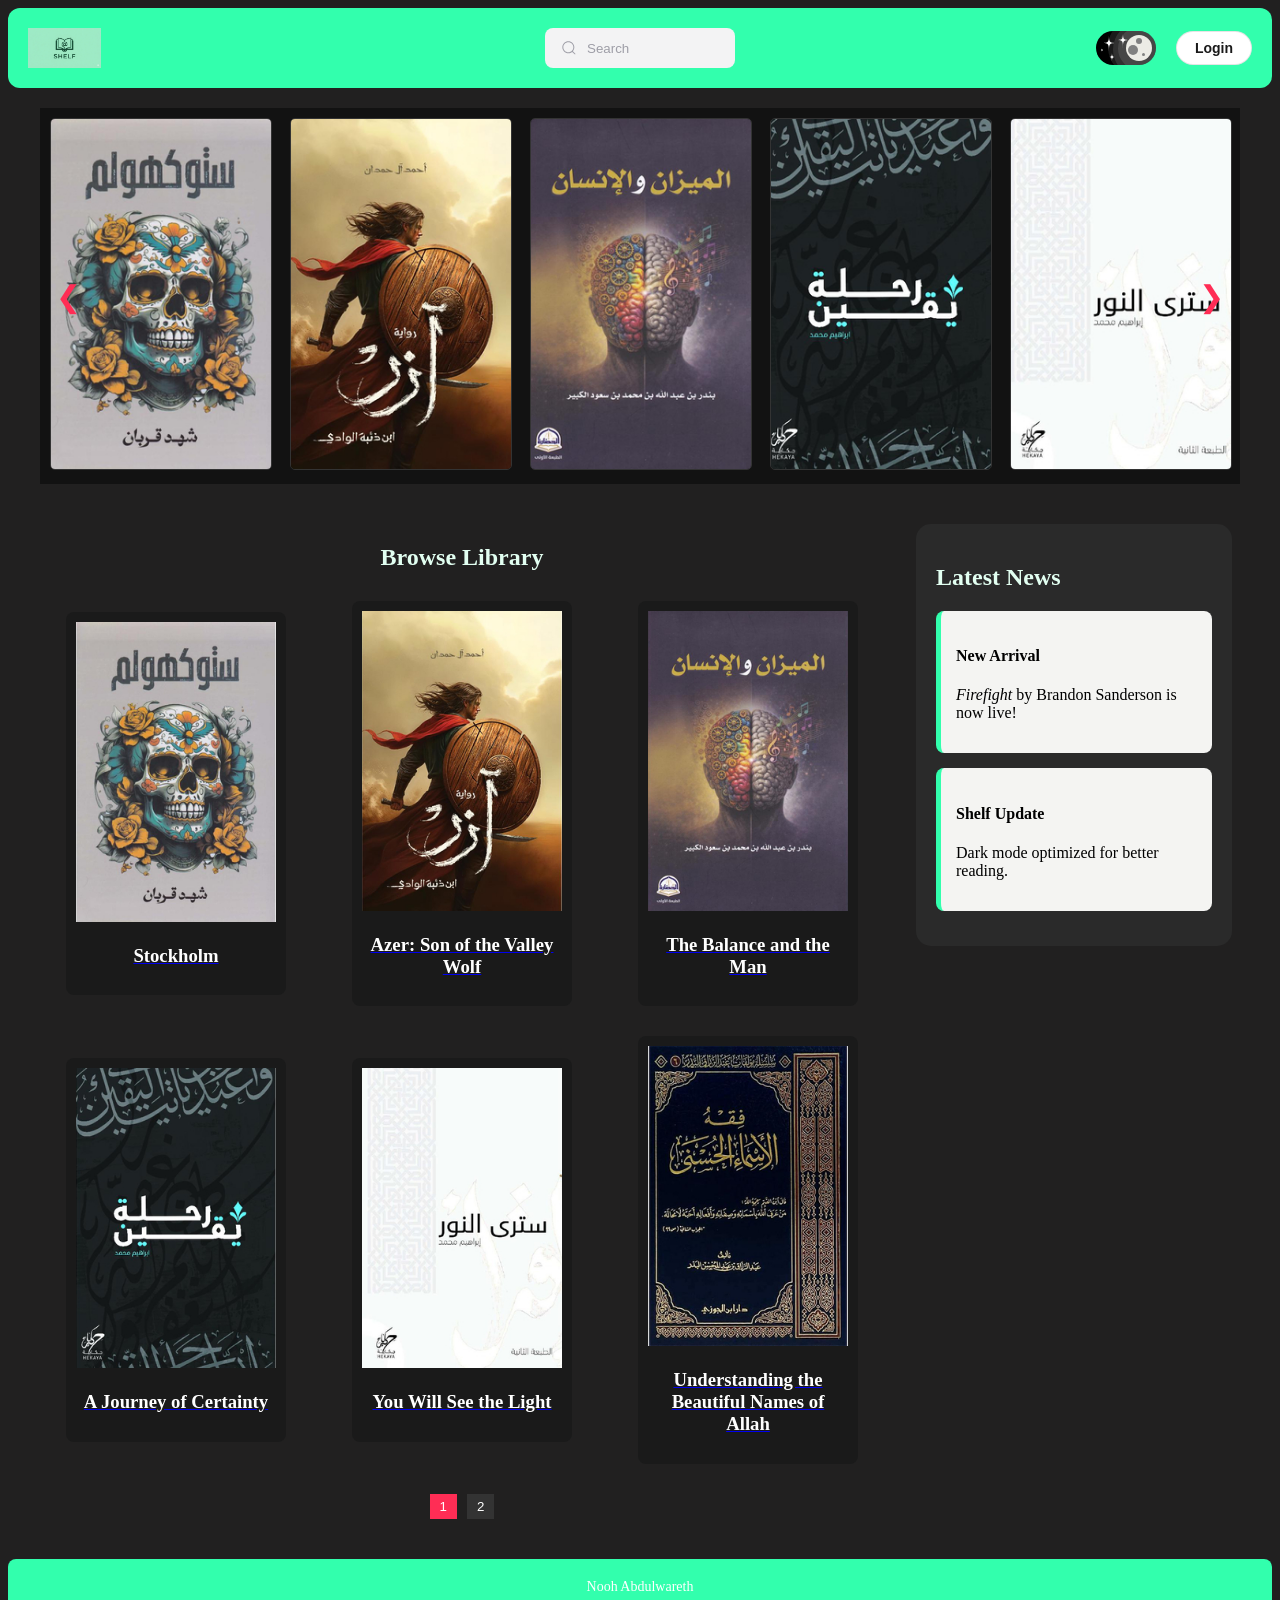
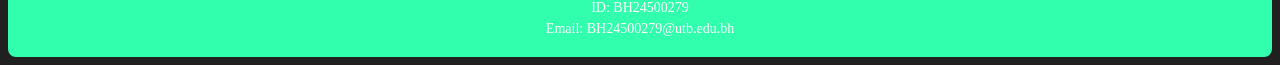
<file: index.html>
<!DOCTYPE html>
<html lang="en">
<head>
    <meta charset="UTF-8">
    <link rel="stylesheet" href="Style.css">
    <meta name="viewport" content="width=device-width, initial-scale=1.0">
    <title>Shelf</title>
</head>
<body>
    <header class="header">
  <div class="logo">
    <a href="index.html">
      <img src="images/logo.jpg" alt="Shelf Logo">
    </a>
  </div>

 <div class="group">
  <svg viewBox="0 0 24 24" aria-hidden="true" class="icon">
    <g>
      <path
        d="M21.53 20.47l-3.66-3.66C19.195 15.24 20 13.214 20 11c0-4.97-4.03-9-9-9s-9 4.03-9 9 4.03 9 9 9c2.215 0 4.24-.804 5.808-2.13l3.66 3.66c.147.146.34.22.53.22s.385-.073.53-.22c.295-.293.295-.767.002-1.06zM3.5 11c0-4.135 3.365-7.5 7.5-7.5s7.5 3.365 7.5 7.5-3.365 7.5-7.5 7.5-7.5-3.365-7.5-7.5z"
      ></path>
    </g>
  </svg>
  <input class="input" type="search" placeholder="Search" />
</div>


  <div class="header-right">
  <label class="switch">
  <input id="input" type="checkbox" checked="darkTheme" />
  <div class="slider round">
    <div class="sun-moon">
      <svg id="moon-dot-1" class="moon-dot" viewBox="0 0 100 100">
        <circle cx="50" cy="50" r="50"></circle>
      </svg>
      <svg id="moon-dot-2" class="moon-dot" viewBox="0 0 100 100">
        <circle cx="50" cy="50" r="50"></circle>
      </svg>
      <svg id="moon-dot-3" class="moon-dot" viewBox="0 0 100 100">
        <circle cx="50" cy="50" r="50"></circle>
      </svg>
      <svg id="light-ray-1" class="light-ray" viewBox="0 0 100 100">
        <circle cx="50" cy="50" r="50"></circle>
      </svg>
      <svg id="light-ray-2" class="light-ray" viewBox="0 0 100 100">
        <circle cx="50" cy="50" r="50"></circle>
      </svg>
      <svg id="light-ray-3" class="light-ray" viewBox="0 0 100 100">
        <circle cx="50" cy="50" r="50"></circle>
      </svg>

      <svg id="cloud-1" class="cloud-dark" viewBox="0 0 100 100">
        <circle cx="50" cy="50" r="50"></circle>
      </svg>
      <svg id="cloud-2" class="cloud-dark" viewBox="0 0 100 100">
        <circle cx="50" cy="50" r="50"></circle>
      </svg>
      <svg id="cloud-3" class="cloud-dark" viewBox="0 0 100 100">
        <circle cx="50" cy="50" r="50"></circle>
      </svg>
      <svg id="cloud-4" class="cloud-light" viewBox="0 0 100 100">
        <circle cx="50" cy="50" r="50"></circle>
      </svg>
      <svg id="cloud-5" class="cloud-light" viewBox="0 0 100 100">
        <circle cx="50" cy="50" r="50"></circle>
      </svg>
      <svg id="cloud-6" class="cloud-light" viewBox="0 0 100 100">
        <circle cx="50" cy="50" r="50"></circle>
      </svg>
    </div>
    <div class="stars">
      <svg id="star-1" class="star" viewBox="0 0 20 20">
        <path
          d="M 0 10 C 10 10,10 10 ,0 10 C 10 10 , 10 10 , 10 20 C 10 10 , 10 10 , 20 10 C 10 10 , 10 10 , 10 0 C 10 10,10 10 ,0 10 Z"
        ></path>
      </svg>
      <svg id="star-2" class="star" viewBox="0 0 20 20">
        <path
          d="M 0 10 C 10 10,10 10 ,0 10 C 10 10 , 10 10 , 10 20 C 10 10 , 10 10 , 20 10 C 10 10 , 10 10 , 10 0 C 10 10,10 10 ,0 10 Z"
        ></path>
      </svg>
      <svg id="star-3" class="star" viewBox="0 0 20 20">
        <path
          d="M 0 10 C 10 10,10 10 ,0 10 C 10 10 , 10 10 , 10 20 C 10 10 , 10 10 , 20 10 C 10 10 , 10 10 , 10 0 C 10 10,10 10 ,0 10 Z"
        ></path>
      </svg>
      <svg id="star-4" class="star" viewBox="0 0 20 20">
        <path
          d="M 0 10 C 10 10,10 10 ,0 10 C 10 10 , 10 10 , 10 20 C 10 10 , 10 10 , 20 10 C 10 10 , 10 10 , 10 0 C 10 10,10 10 ,0 10 Z"
        ></path>
      </svg>
    </div>
  </div>
</label>
   <div id="user-area">
  <button type="button" id="loginBtn" class="auth-link">Login</button>
</div>
  </div>
</header>

<div class="modal-overlay" id="loginModal">
<div class="form-container">
  <input checked="" type="checkbox" id="switch" />
  <div class="sign-up-container">
    <span class="form-title">Sign Up</span>
    <label for="switch" class="switch-label">Already have an account?</label>
    <form class="sign-up-form">
      <label for="username-sign-up">Username</label>
      <input
        class="input"
        placeholder="Name"
        id="username-sign-up"
        name="Username"
        type="text"
      />
      <label for="email-sign-up">Email</label>
      <input
        class="input"
        placeholder="email@example.com"
        id="email-sign-up"
        name="Email"
        type="email"
      />
      <label for="pwd-sign-up">Password</label>
      <input
        class="input"
        placeholder="••••••••"
        id="pwd-sign-up"
        name="Password"
        type="password"
      />
      <label for="confirm-pwd-sign-up">Confirm Password</label>
      <input
        class="input"
        placeholder="••••••••"
        id="confirm-pwd-sign-up"
        name="Password"
        type="password"
      />
      <button>Sign Up</button>
    </form>
  </div>
  <div class="log-in-container">
    <span class="form-title">Login</span>
    <label for="switch" class="switch-label">Don't have an account?</label>
    <form class="log-in-form" onsubmit="loginUser(); return false;">
      <label for="email-log-in">Email</label>
      <input
        class="input"
        placeholder="email@example.com"
        id="email-log-in"
        name="Email"
        type="email"
      />
      <label for="pwd-log-in">Password</label>
      <input
        class="input"
        placeholder="••••••••"
        id="pwd-log-in"
        name="Password"
        type="password"
      />
      <a class="forgot-pwd">Forgot password?</a>
      <button onclick="loginUser()">Login</button>
      <div class="social-message">
        <div class="line"></div>
        <p class="message">Login with social accounts</p>
        <div class="line"></div>
      </div>
      <div class="social-icons">
        <button aria-label="Log in with Google" class="icon">
          <svg
            xmlns="http://www.w3.org/2000/svg"
            viewBox="0 0 32 32"
            class="w-5 h-5 fill-current"
          >
            <path
              d="M16.318 13.714v5.484h9.078c-0.37 2.354-2.745 6.901-9.078 6.901-5.458 0-9.917-4.521-9.917-10.099s4.458-10.099 9.917-10.099c3.109 0 5.193 1.318 6.38 2.464l4.339-4.182c-2.786-2.599-6.396-4.182-10.719-4.182-8.844 0-16 7.151-16 16s7.156 16 16 16c9.234 0 15.365-6.49 15.365-15.635 0-1.052-0.115-1.854-0.255-2.651z"
            ></path>
          </svg>
        </button>
        <button aria-label="Log in with Twitter" class="icon">
          <svg
            xmlns="http://www.w3.org/2000/svg"
            viewBox="0 0 32 32"
            class="w-5 h-5 fill-current"
          >
            <path
              d="M31.937 6.093c-1.177 0.516-2.437 0.871-3.765 1.032 1.355-0.813 2.391-2.099 2.885-3.631-1.271 0.74-2.677 1.276-4.172 1.579-1.192-1.276-2.896-2.079-4.787-2.079-3.625 0-6.563 2.937-6.563 6.557 0 0.521 0.063 1.021 0.172 1.495-5.453-0.255-10.287-2.875-13.52-6.833-0.568 0.964-0.891 2.084-0.891 3.303 0 2.281 1.161 4.281 2.916 5.457-1.073-0.031-2.083-0.328-2.968-0.817v0.079c0 3.181 2.26 5.833 5.26 6.437-0.547 0.145-1.131 0.229-1.724 0.229-0.421 0-0.823-0.041-1.224-0.115 0.844 2.604 3.26 4.5 6.14 4.557-2.239 1.755-5.077 2.801-8.135 2.801-0.521 0-1.041-0.025-1.563-0.088 2.917 1.86 6.36 2.948 10.079 2.948 12.067 0 18.661-9.995 18.661-18.651 0-0.276 0-0.557-0.021-0.839 1.287-0.917 2.401-2.079 3.281-3.396z"
            ></path>
          </svg>
        </button>
        <button aria-label="Log in with GitHub" class="icon">
          <svg
            xmlns="http://www.w3.org/2000/svg"
            viewBox="0 0 32 32"
            class="w-5 h-5 fill-current"
          >
            <path
              d="M16 0.396c-8.839 0-16 7.167-16 16 0 7.073 4.584 13.068 10.937 15.183 0.803 0.151 1.093-0.344 1.093-0.772 0-0.38-0.009-1.385-0.015-2.719-4.453 0.964-5.391-2.151-5.391-2.151-0.729-1.844-1.781-2.339-1.781-2.339-1.448-0.989 0.115-0.968 0.115-0.968 1.604 0.109 2.448 1.645 2.448 1.645 1.427 2.448 3.744 1.74 4.661 1.328 0.14-1.031 0.557-1.74 1.011-2.135-3.552-0.401-7.287-1.776-7.287-7.907 0-1.751 0.62-3.177 1.645-4.297-0.177-0.401-0.719-2.031 0.141-4.235 0 0 1.339-0.427 4.4 1.641 1.281-0.355 2.641-0.532 4-0.541 1.36 0.009 2.719 0.187 4 0.541 3.043-2.068 4.381-1.641 4.381-1.641 0.859 2.204 0.317 3.833 0.161 4.235 1.015 1.12 1.635 2.547 1.635 4.297 0 6.145-3.74 7.5-7.296 7.891 0.556 0.479 1.077 1.464 1.077 2.959 0 2.14-0.020 3.864-0.020 4.385 0 0.416 0.28 0.916 1.104 0.755 6.4-2.093 10.979-8.093 10.979-15.156 0-8.833-7.161-16-16-16z"
            ></path>
          </svg>
        </button>
      </div>
    </form>
  </div>
</div>
  </div>

</div>

</header>

<link rel="stylesheet" href="https://cdn.jsdelivr.net/npm/swiper@11/swiper-bundle.min.css" />

<div class="slider-container">
  <div class="slider-track" id="sliderTrack">
    <div class="slide">
        <a href="book.html?id=1"><img src="images/book1.jpg"></a>
    </div>
    <div class="slide">
        <a href="book.html?id=2"><img src="images/book2.jpg"></a>
    </div>
    <div class="slide">
        <a href="book.html?id=3"><img src="images/book3.jpg"></a>
    </div>
    <div class="slide">
        <a href="book.html?id=4"><img src="images/book4.jpg"></a>
    </div>
    <div class="slide">
        <a href="book.html?id=5"><img src="images/book5.jpg"></a>
    </div>
    <div class="slide">
        <a href="book.html?id=6"><img src="images/book6.jpg"></a>
    </div>
    <div class="slide">
        <a href="book.html?id=7"><img src="images/book7.jpg"></a>
    </div>
    <div class="slide">
        <a href="book.html?id=8"><img src="images/book8.jpg"></a>
    </div>
    <div class="slide">
        <a href="book.html?id=9"><img src="images/book9.jpg"></a>
    </div>
  </div>

  <button class="prev" onclick="moveSlide(-1)">&#10094;</button>
  <button class="next" onclick="moveSlide(1)">&#10095;</button>
</div>

<script src="https://cdn.jsdelivr.net/npm/swiper@11/swiper-bundle.min.js"></script>
  
<main class="main-layout">
  
<section class="all-books">
  <div class="library-container">

    <div class="library-info">
      <h2 class="section-title">Browse Library</h2>
    </div>

    <div class="books-wrapper">
      <div id="book-grid" class="book-grid"></div>

      <div class="pagination-controls">
        
        <div id="page-numbers"></div>
        
      </div>
    </div>

  </div>
</section>

  <aside class="news-sidebar">
    <h2 class="section-title">Latest News</h2>
    <div class="news-card">
      <h4>New Arrival</h4>
      <p><em>Firefight</em> by Brandon Sanderson is now live!</p>
    </div>
    <div class="news-card">
      <h4>Shelf Update</h4>
      <p>Dark mode optimized for better reading.</p>
    </div>
  </aside>

</main>

</section>

  <footer class="footer">
  <p>Nooh Abdulwareth</p>
  <p>ID: BH24500279</p>
  <p>Email: BH24500279@utb.edu.bh</p>
</footer>

<script src="java.js"></script>

</body>
</html>
</file>
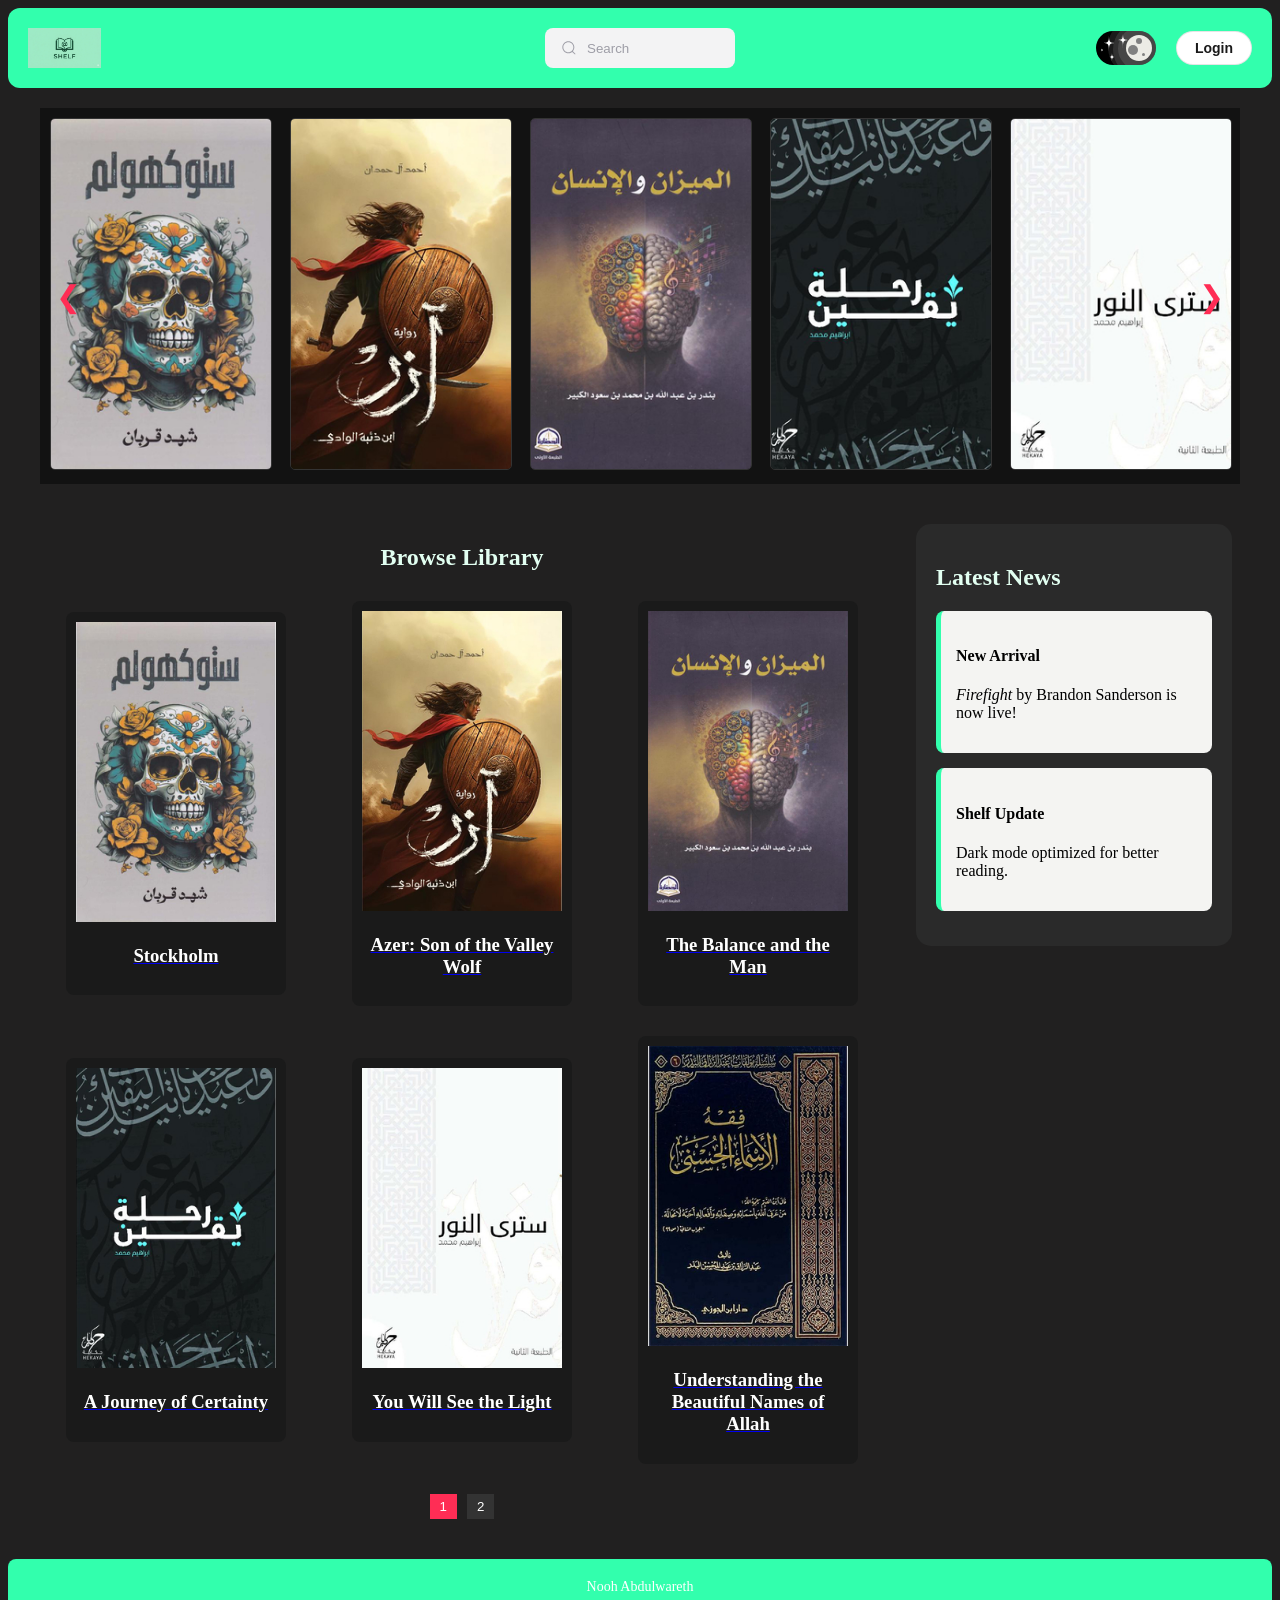
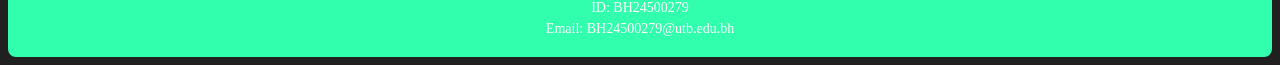
<file: profile.html>
<!DOCTYPE html>
<html lang="en">
<head>
  <meta charset="UTF-8">
  <title>Profile</title>
  <link rel="stylesheet" href="Style.css">
</head>

<body>

    <header class="header">
  <div class="logo">
    <a href="index.html">
      <img src="images/logo.jpg" alt="Shelf Logo">
    </a>
  </div>

 <div class="group">
  <svg viewBox="0 0 24 24" aria-hidden="true" class="icon">
    <g>
      <path
        d="M21.53 20.47l-3.66-3.66C19.195 15.24 20 13.214 20 11c0-4.97-4.03-9-9-9s-9 4.03-9 9 4.03 9 9 9c2.215 0 4.24-.804 5.808-2.13l3.66 3.66c.147.146.34.22.53.22s.385-.073.53-.22c.295-.293.295-.767.002-1.06zM3.5 11c0-4.135 3.365-7.5 7.5-7.5s7.5 3.365 7.5 7.5-3.365 7.5-7.5 7.5-7.5-3.365-7.5-7.5z"
      ></path>
    </g>
  </svg>
  <input class="input" type="search" placeholder="Search" />
</div>


  <div class="header-right">
  <label class="switch">
  <input id="input" type="checkbox" checked="darkTheme" />
  <div class="slider round">
    <div class="sun-moon">
      <svg id="moon-dot-1" class="moon-dot" viewBox="0 0 100 100">
        <circle cx="50" cy="50" r="50"></circle>
      </svg>
      <svg id="moon-dot-2" class="moon-dot" viewBox="0 0 100 100">
        <circle cx="50" cy="50" r="50"></circle>
      </svg>
      <svg id="moon-dot-3" class="moon-dot" viewBox="0 0 100 100">
        <circle cx="50" cy="50" r="50"></circle>
      </svg>
      <svg id="light-ray-1" class="light-ray" viewBox="0 0 100 100">
        <circle cx="50" cy="50" r="50"></circle>
      </svg>
      <svg id="light-ray-2" class="light-ray" viewBox="0 0 100 100">
        <circle cx="50" cy="50" r="50"></circle>
      </svg>
      <svg id="light-ray-3" class="light-ray" viewBox="0 0 100 100">
        <circle cx="50" cy="50" r="50"></circle>
      </svg>

      <svg id="cloud-1" class="cloud-dark" viewBox="0 0 100 100">
        <circle cx="50" cy="50" r="50"></circle>
      </svg>
      <svg id="cloud-2" class="cloud-dark" viewBox="0 0 100 100">
        <circle cx="50" cy="50" r="50"></circle>
      </svg>
      <svg id="cloud-3" class="cloud-dark" viewBox="0 0 100 100">
        <circle cx="50" cy="50" r="50"></circle>
      </svg>
      <svg id="cloud-4" class="cloud-light" viewBox="0 0 100 100">
        <circle cx="50" cy="50" r="50"></circle>
      </svg>
      <svg id="cloud-5" class="cloud-light" viewBox="0 0 100 100">
        <circle cx="50" cy="50" r="50"></circle>
      </svg>
      <svg id="cloud-6" class="cloud-light" viewBox="0 0 100 100">
        <circle cx="50" cy="50" r="50"></circle>
      </svg>
    </div>
    <div class="stars">
      <svg id="star-1" class="star" viewBox="0 0 20 20">
        <path
          d="M 0 10 C 10 10,10 10 ,0 10 C 10 10 , 10 10 , 10 20 C 10 10 , 10 10 , 20 10 C 10 10 , 10 10 , 10 0 C 10 10,10 10 ,0 10 Z"
        ></path>
      </svg>
      <svg id="star-2" class="star" viewBox="0 0 20 20">
        <path
          d="M 0 10 C 10 10,10 10 ,0 10 C 10 10 , 10 10 , 10 20 C 10 10 , 10 10 , 20 10 C 10 10 , 10 10 , 10 0 C 10 10,10 10 ,0 10 Z"
        ></path>
      </svg>
      <svg id="star-3" class="star" viewBox="0 0 20 20">
        <path
          d="M 0 10 C 10 10,10 10 ,0 10 C 10 10 , 10 10 , 10 20 C 10 10 , 10 10 , 20 10 C 10 10 , 10 10 , 10 0 C 10 10,10 10 ,0 10 Z"
        ></path>
      </svg>
      <svg id="star-4" class="star" viewBox="0 0 20 20">
        <path
          d="M 0 10 C 10 10,10 10 ,0 10 C 10 10 , 10 10 , 10 20 C 10 10 , 10 10 , 20 10 C 10 10 , 10 10 , 10 0 C 10 10,10 10 ,0 10 Z"
        ></path>
      </svg>
    </div>
  </div>
</label>
   <div id="user-area">
  <button type="button" id="loginBtn" class="auth-link">Login</button>
</div>
  </div>
</header>

<div class="modal-overlay" id="loginModal">
<div class="form-container">
  <input checked="" type="checkbox" id="switch" />
  <div class="sign-up-container">
    <span class="form-title">Sign Up</span>
    <label for="switch" class="switch-label">Already have an account?</label>
    <form class="sign-up-form">
      <label for="username-sign-up">Username</label>
      <input
        class="input"
        placeholder="Name"
        id="username-sign-up"
        name="Username"
        type="text"
      />
      <label for="email-sign-up">Email</label>
      <input
        class="input"
        placeholder="email@example.com"
        id="email-sign-up"
        name="Email"
        type="email"
      />
      <label for="pwd-sign-up">Password</label>
      <input
        class="input"
        placeholder="••••••••"
        id="pwd-sign-up"
        name="Password"
        type="password"
      />
      <label for="confirm-pwd-sign-up">Confirm Password</label>
      <input
        class="input"
        placeholder="••••••••"
        id="confirm-pwd-sign-up"
        name="Password"
        type="password"
      />
      <button>Sign Up</button>
    </form>
  </div>
  <div class="log-in-container">
    <span class="form-title">Login</span>
    <label for="switch" class="switch-label">Don't have an account?</label>
    <form class="log-in-form" onsubmit="loginUser(); return false;">
      <label for="email-log-in">Email</label>
      <input
        class="input"
        placeholder="email@example.com"
        id="email-log-in"
        name="Email"
        type="email"
      />
      <label for="pwd-log-in">Password</label>
      <input
        class="input"
        placeholder="••••••••"
        id="pwd-log-in"
        name="Password"
        type="password"
      />
      <a class="forgot-pwd">Forgot password?</a>
      <button onclick="loginUser()">Login</button>
      <div class="social-message">
        <div class="line"></div>
        <p class="message">Login with social accounts</p>
        <div class="line"></div>
      </div>
      <div class="social-icons">
        <button aria-label="Log in with Google" class="icon">
          <svg
            xmlns="http://www.w3.org/2000/svg"
            viewBox="0 0 32 32"
            class="w-5 h-5 fill-current"
          >
            <path
              d="M16.318 13.714v5.484h9.078c-0.37 2.354-2.745 6.901-9.078 6.901-5.458 0-9.917-4.521-9.917-10.099s4.458-10.099 9.917-10.099c3.109 0 5.193 1.318 6.38 2.464l4.339-4.182c-2.786-2.599-6.396-4.182-10.719-4.182-8.844 0-16 7.151-16 16s7.156 16 16 16c9.234 0 15.365-6.49 15.365-15.635 0-1.052-0.115-1.854-0.255-2.651z"
            ></path>
          </svg>
        </button>
        <button aria-label="Log in with Twitter" class="icon">
          <svg
            xmlns="http://www.w3.org/2000/svg"
            viewBox="0 0 32 32"
            class="w-5 h-5 fill-current"
          >
            <path
              d="M31.937 6.093c-1.177 0.516-2.437 0.871-3.765 1.032 1.355-0.813 2.391-2.099 2.885-3.631-1.271 0.74-2.677 1.276-4.172 1.579-1.192-1.276-2.896-2.079-4.787-2.079-3.625 0-6.563 2.937-6.563 6.557 0 0.521 0.063 1.021 0.172 1.495-5.453-0.255-10.287-2.875-13.52-6.833-0.568 0.964-0.891 2.084-0.891 3.303 0 2.281 1.161 4.281 2.916 5.457-1.073-0.031-2.083-0.328-2.968-0.817v0.079c0 3.181 2.26 5.833 5.26 6.437-0.547 0.145-1.131 0.229-1.724 0.229-0.421 0-0.823-0.041-1.224-0.115 0.844 2.604 3.26 4.5 6.14 4.557-2.239 1.755-5.077 2.801-8.135 2.801-0.521 0-1.041-0.025-1.563-0.088 2.917 1.86 6.36 2.948 10.079 2.948 12.067 0 18.661-9.995 18.661-18.651 0-0.276 0-0.557-0.021-0.839 1.287-0.917 2.401-2.079 3.281-3.396z"
            ></path>
          </svg>
        </button>
        <button aria-label="Log in with GitHub" class="icon">
          <svg
            xmlns="http://www.w3.org/2000/svg"
            viewBox="0 0 32 32"
            class="w-5 h-5 fill-current"
          >
            <path
              d="M16 0.396c-8.839 0-16 7.167-16 16 0 7.073 4.584 13.068 10.937 15.183 0.803 0.151 1.093-0.344 1.093-0.772 0-0.38-0.009-1.385-0.015-2.719-4.453 0.964-5.391-2.151-5.391-2.151-0.729-1.844-1.781-2.339-1.781-2.339-1.448-0.989 0.115-0.968 0.115-0.968 1.604 0.109 2.448 1.645 2.448 1.645 1.427 2.448 3.744 1.74 4.661 1.328 0.14-1.031 0.557-1.74 1.011-2.135-3.552-0.401-7.287-1.776-7.287-7.907 0-1.751 0.62-3.177 1.645-4.297-0.177-0.401-0.719-2.031 0.141-4.235 0 0 1.339-0.427 4.4 1.641 1.281-0.355 2.641-0.532 4-0.541 1.36 0.009 2.719 0.187 4 0.541 3.043-2.068 4.381-1.641 4.381-1.641 0.859 2.204 0.317 3.833 0.161 4.235 1.015 1.12 1.635 2.547 1.635 4.297 0 6.145-3.74 7.5-7.296 7.891 0.556 0.479 1.077 1.464 1.077 2.959 0 2.14-0.020 3.864-0.020 4.385 0 0.416 0.28 0.916 1.104 0.755 6.4-2.093 10.979-8.093 10.979-15.156 0-8.833-7.161-16-16-16z"
            ></path>
          </svg>
        </button>
      </div>
    </form>
  </div>
</div>
  </div>

</div>

</header>

<!-- MAIN PROFILE -->
<div class="profile-layout">

  <!-- LEFT SIDE -->
  <div class="profile-left">

    <img src="images/profile.jpg" class="profile-big">

    <h2 id="username"></h2>

<div class="profile-box">
  <p><strong>Email:</strong> <span id="email"></span></p>
  <p><strong>ID:</strong> <span id="userid"></span></p>
</div>

  </div>

  <!-- RIGHT SIDE -->
  <div class="profile-right">

    <h2>Favorite Books</h2>

    <div id="favorites" class="book-grid"></div>

  </div>

</div>

<script src="java.js"></script>
</file>
<file: Style.css>
/* 1. Define your "Eye-Care" colors */
:root {
  --bg-color: #f4f4f2; /* Soft White */
  --text-color: #1a1a1a;
  --card-bg: #ffffff;
}

/* 2. When the checkbox is clicked, swap the variables */
/* This works because your toggle is in the header, and we can target the whole page */
:has(#input:checked) {
  --bg-color: #212020; /* Deep Dark */
  --text-color: #e2fff1;
  --card-bg: #2a2a2a;
}

/* 3. Apply these to the body */
body {
  background-color: var(--bg-color) !important;
  color: var(--text-color) !important;
  transition: background 0.4s ease; /* Matches your toggle speed! */
}

/* Apply to your cards and sidebar too */
.book-card, .news-sidebar {
  background-color: var(--card-bg) !important;
}

.header {
  display: flex;
  justify-content: space-between;
  align-items: center;
  border-radius: 12px;
  background: #32ffad; 
  color: #e2fff1;
  padding: 10px 20px;
  height: 60px;
  /* ADD THIS LINE */
  position: relative; 
}


/* Container for the toggle and login button */
.header-right {
  display: flex;
  align-items: center;
  gap: 20px;
}
.switch {
  position: relative;
  display: inline-block;
  width: 60px;
  height: 34px;
}

.switch #input {
  opacity: 0;
  width: 0;
  height: 0;
}

.group {
  display: flex;
  line-height: 28px;
  align-items: center;
  /* ADD THESE 3 LINES */
  position: absolute;
  left: 50%;
  transform: translateX(-50%);
  
  /* Keep your existing styles below */
  max-width: 190px;
  z-index: 10;
}

.input {
  width: 100%;
  height: 40px;
  line-height: 28px;
  padding: 0 1rem;
  padding-left: 2.5rem;
  border: 2px solid transparent;
  border-radius: 8px;
  outline: none;
  background-color: #f3f3f4;
  color: #0d0c22;
  transition: 0.3s ease;
}

.input::placeholder {
  color: #9e9ea7;
}

.input:focus,
input:hover {
  outline: none;
  border-color: rgba(29, 216, 116, 0.4);
  background-color: #fff;
  box-shadow: 0 0 0 4px rgba(40, 228, 112, 0.1);
}

.icon {
  position: absolute;
  left: 1rem;
  fill: #9e9ea7;
  width: 1rem;
  height: 1rem;
}


.slider {
  position: absolute;
  cursor: pointer;
  top: 0;
  left: 0;
  right: 0;
  bottom: 0;
  background-color: #2196f3;
  -webkit-transition: 0.4s;
  transition: 0.4s;
  z-index: 0;
  overflow: hidden;
}

.sun-moon {
  position: absolute;
  content: "";
  height: 26px;
  width: 26px;
  left: 4px;
  bottom: 4px;
  background-color: yellow;
  -webkit-transition: 0.4s;
  transition: 0.4s;
}

#input:checked + .slider {
  background-color: black;
}

#input:focus + .slider {
  box-shadow: 0 0 1px #2196f3;
}

#input:checked + .slider .sun-moon {
  -webkit-transform: translateX(26px);
  -ms-transform: translateX(26px);
  transform: translateX(26px);
  background-color: rgb(230, 229, 220);
  -webkit-animation: rotate-center 0.6s ease-in-out both;
  animation: rotate-center 0.6s ease-in-out both;
}

.moon-dot {
  opacity: 0;
  transition: 0.4s;
  fill: gray;
}

#input:checked + .slider .sun-moon .moon-dot {
  opacity: 1;
}

.slider.round {
  border-radius: 34px;
}

.slider.round .sun-moon {
  border-radius: 50%;
}

#moon-dot-1 {
  left: 10px;
  top: 3px;
  position: absolute;
  width: 6px;
  height: 6px;
  z-index: 4;
}

#moon-dot-2 {
  left: 2px;
  top: 10px;
  position: absolute;
  width: 10px;
  height: 10px;
  z-index: 4;
}

#moon-dot-3 {
  left: 16px;
  top: 18px;
  position: absolute;
  width: 3px;
  height: 3px;
  z-index: 4;
}

#light-ray-1 {
  left: -8px;
  top: -8px;
  position: absolute;
  width: 43px;
  height: 43px;
  z-index: -1;
  fill: white;
  opacity: 10%;
}

#light-ray-2 {
  left: -50%;
  top: -50%;
  position: absolute;
  width: 55px;
  height: 55px;
  z-index: -1;
  fill: white;
  opacity: 10%;
}

#light-ray-3 {
  left: -18px;
  top: -18px;
  position: absolute;
  width: 60px;
  height: 60px;
  z-index: -1;
  fill: white;
  opacity: 10%;
}

.cloud-light {
  position: absolute;
  fill: #eee;
  animation-name: cloud-move;
  animation-duration: 6s;
  animation-iteration-count: infinite;
}

.cloud-dark {
  position: absolute;
  fill: #ccc;
  animation-name: cloud-move;
  animation-duration: 6s;
  animation-iteration-count: infinite;
  animation-delay: 1s;
}

#cloud-1 {
  left: 30px;
  top: 15px;
  width: 40px;
}

#cloud-2 {
  left: 44px;
  top: 10px;
  width: 20px;
}

#cloud-3 {
  left: 18px;
  top: 24px;
  width: 30px;
}

#cloud-4 {
  left: 36px;
  top: 18px;
  width: 40px;
}

#cloud-5 {
  left: 48px;
  top: 14px;
  width: 20px;
}

#cloud-6 {
  left: 22px;
  top: 26px;
  width: 30px;
}

@keyframes cloud-move {
  0% {
    transform: translateX(0px);
  }

  40% {
    transform: translateX(4px);
  }

  80% {
    transform: translateX(-4px);
  }

  100% {
    transform: translateX(0px);
  }
}

.stars {
  transform: translateY(-32px);
  opacity: 0;
  transition: 0.4s;
}

.star {
  fill: white;
  position: absolute;
  -webkit-transition: 0.4s;
  transition: 0.4s;
  animation-name: star-twinkle;
  animation-duration: 2s;
  animation-iteration-count: infinite;
}

#input:checked + .slider .stars {
  -webkit-transform: translateY(0);
  -ms-transform: translateY(0);
  transform: translateY(0);
  opacity: 1;
}

#star-1 {
  width: 20px;
  top: 2px;
  left: 3px;
  animation-delay: 0.3s;
}

#star-2 {
  width: 6px;
  top: 16px;
  left: 3px;
}

#star-3 {
  width: 12px;
  top: 20px;
  left: 10px;
  animation-delay: 0.6s;
}

#star-4 {
  width: 18px;
  top: 0px;
  left: 18px;
  animation-delay: 1.3s;
}

@keyframes star-twinkle {
  0% {
    transform: scale(1);
  }

  40% {
    transform: scale(1.2);
  }

  80% {
    transform: scale(0.8);
  }

  100% {
    transform: scale(1);
  }
}

.logo {
  display: flex;
  align-items: center;
  gap: 10px; 
}

.logo img {
  height: 40px;   
  width: auto;    
  display: block; 
}


.header-right {
  margin-left: auto;
  display: flex;
  align-items: center;
}

.header-right {
  margin-left: auto;
  display: flex;
  align-items: center;
}

/* The Navigation Link on the right */
.auth-link {
  display: inline-block;
  color: #1a1a1a;
  text-decoration: none;
  font-weight: 600;
  font-size: 14px;
  
  /* The "Box" part */
  background-color: #ffffff;
  padding: 8px 18px;
  border-radius: 20px;
  border: 1px solid rgba(0,0,0,0.1);
  
  /* Smooth transition for the hover */
  transition: background-color 0.3s, color 0.3s, transform 0.2s;
}

/* Hover effect: Muted Green-Grey (#97c9b5) */
.auth-link:hover {
  background-color: #97c9b5; 
  color: #ffffff;
  transform: translateY(-2px);
}

/* Dark Mode Styles */
body.dark-mode .auth-link {
  background-color: #2a2a2a;
  color: #e2fff1;
  border: 1px solid #444;
}

body.dark-mode .auth-link:hover {
  background-color: #32ffad;
  color: #121212;
}



/* Default mode */
body {
  background: #ffffff;
  color: #000000;
  transition: background 0.3s, color 0.3s;
}

/* Dark mode */
body.dark-mode {
  background: #121212;
  color: #ffffff;
}


/* Button styling */
#theme-toggle {
  margin-left: 20px;
  padding: 6px 12px;
  border: none;
  border-radius: 6px;
  cursor: pointer;
  background: #32ffad;
  color: #000;
}

body.dark-mode #theme-toggle {
  background: #444;
  color: #fff;
}

.book-slider-container {
  position: relative;
  display: flex;
  align-items: center;
  max-width: 1000px;
  margin: 40px auto;
}

.book-slider-window {
  overflow: hidden;
  width: 100%;
  margin: 0 10px;
}

/* Update this part in your Style.css */
.book-slider-track {
  display: flex;
  gap: 20px;
  width: max-content; /* This is the "Magic" line: it makes the track as wide as all books combined */
  transition: transform 0.5s ease-in-out;
}

.all-books {
  flex: 3;
}

.book-card {
  width: 180px; /* Give each book a solid width */
  flex-shrink: 0; /* Prevents the books from squishing to fit the screen */
}

.book-card img {
  width: 100%;
  border-radius: 4px;
  transition: transform 0.3s;
}

.book-card img:hover {
  transform: scale(1.05);
}

/* Arrow Styling */
.slider-arrow {
  background: #32ffad;
  border: none;
  font-size: 24px;
  padding: 10px;
  cursor: pointer;
  border-radius: 50%;
  z-index: 10;
  transition: background 0.3s;
}

.slider-arrow:hover {
  background: #97c9b5;
}

/* Dark Mode adjustment */
body.dark-mode .book-card {
  background: #2a2a2a;
  color: white;
}

/* Book Page Styles */
.book-page {
  max-width: 600px;
  margin: auto;
  text-align: center;
}

.book-page img {
  width: 300px;
  border-radius: 10px;
}

.book-page h2 {
  margin-top: 15px;
}

.book-page .author {
  font-style: italic;
  color: #555;
}

.book-page .description {
  margin-top: 10px;
  font-size: 16px;
}
/* book Styles end */


/* Shared header */
.site-header {
  background: #5fe32b;
  color: white;
  padding: 15px;
  display: flex;
  justify-content: space-between;
  align-items: center;
}
.site-header nav a {
  color: white;
  margin-left: 15px;
  text-decoration: none;
}
.site-header nav a:hover {
  text-decoration: underline;
}



/* Book layout */
.book-container {
  display: flex;
  margin: 30px;
}
.book-image img {
  width: 250px;
  border: 2px solid #ccc;
  margin-right: 30px;
}
.book-info {
  flex: 1;
}
.book-info h2 {
  margin-top: 0;
  font-size: 28px;
}
.book-info .author {
  font-style: italic;
  color: #555;
}
.book-info .description {
  margin-top: 15px;
  line-height: 1.6;
}

/* Rectangles below */
.extra-section {
  margin: 30px;
}
.big-rectangle {
  background: #f0f0f0;
  height: 200px;
  margin-bottom: 20px;
  border: 2px solid #ccc;
  padding: 20px;
}
.chapters-rectangle {
  background: #e0e0e0;
  height: 150px;
  border: 2px solid #aaa;
  padding: 20px;
}

.main-layout {
  display: flex;
  /* Change 'center' to 'flex-start' so it fills the left first */
  justify-content: flex-start; 
  gap: 40px;
  max-width: 1400px; /* Increased this to give the grid more room */
  margin: 40px auto; /* Keeps the whole site centered, but contents start left */
  padding: 0 40px;
  align-items: flex-start;
}

.library-info {
  text-align: center;
  margin-bottom: 30px; /* space under title */
  width: 100%;
}

.book-grid {
  display: grid;
  grid-template-columns: repeat(3, 1fr);
  gap: 30px;
  justify-content: center;
}

.books-wrapper {
  align-items: center;
}

.pagination-controls {
  margin-top: 30px; /* space from books */
  text-align: center;
}

.book-item {
  background: #1a1a1a;
  padding: 10px;
  border-radius: 8px;
  text-align: center;
  transition: 0.3s;

  width: 200px;        /* smaller width */
  margin: auto;        /* center each item */
}

.book-item img {
  width: 100%;
  height: 300px;
  object-fit: cover;
  object-position: center;
}

.book-item:hover {
    border: 1px solid #32ffad; /* Mint Green */
    transform: translateY(-5px);
}

.page-btn {
    margin: 0 5px;
    padding: 5px 10px;
    cursor: pointer;
    background: #333;
    color: white;
    border: none;
}

.page-btn.active {
    background: #ff2d55; /* Red */
}


/* Ensure the Sidebar doesn't get too wide */
.news-sidebar {
  flex: 1;
  min-width: 300px;
  max-width: 350px; /* Limits the grey box so it stays on the right edge */
  background: #f2f2f2;
  padding: 20px;
  border-radius: 15px;
}

/* 4. THE SIDEBAR (Grey Section) */
.news-sidebar {
  flex: 1; /* Takes up 25% of the width */
  background: #eeeeee; /* Grey from your sketch */
  padding: 20px;
  border-radius: 15px;
  min-width: 250px;
}

.news-card {
  background: #f4f4f2;
  padding: 15px;
  margin-bottom: 15px;
  border-radius: 8px;
  border-left: 5px solid #32ffad; /* Shelf Green Accent */
  
}


.news-sidebar .news-card h4,
.news-sidebar .news-card p,
.news-sidebar .news-card p em {
    color: #000000 !important; /* Forces black 100% of the time */
}

/* 5. DARK MODE FIXES */
body.dark-mode .book-card, 
body.dark-mode .news-sidebar {
  background: #2a2a2a;
  color: #f4f4f2;

}

body.dark-mode .book-card p {
  color: #bbb;
}

body.dark-mode .news-card {
  background: #333;
}

/* HOVER EFFECT */
.book-card:hover {
  transform: translateY(-8px);
  box-shadow: 0 10px 20px rgba(50, 255, 173, 0.2);
}


.footer {
  background: #32ffad;  
  color: #fff;
  text-align: center;
  padding: 15px;
  margin-top: 40px;
  border-radius: 8px;
  font-size: 14px;
}

.footer p {
  margin: 5px 0;
}

.form-container {
  position: relative;
  perspective: 50rem;
  width: 50rem;
  height: 50rem;
}

#switch {
  display: none;
}

.sign-up-form,
.log-in-form {
  display: flex;
  flex-direction: column;
  height: 100%;
}

.sign-up-container,
.log-in-container {
  position: absolute;
  display: flex;
  flex-direction: column;
  inset: 0;
  margin: auto;
  width: 20rem;
  height: 20rem;
  background: #2fc883;
  color: #fff;
  padding: 1rem;
  border-radius: 0.5rem;
}

.switch-label {
  font-size: x-small;
  text-decoration: underline;
  cursor: pointer;
}

.form-title {
  font-size: x-large;
  font-weight: bold;
}

:where(.sign-up-form, .log-in-form) label {
  font-size: x-small;
  padding-top: 0.5rem;
  padding-left: 0.25rem;
}

:where(.sign-up-form, .log-in-form) input {
  background-color: #fff2;
  box-sizing: border-box;
  color: white;
  border: 0;
  border-bottom: 2px solid #cfb2ff;
  padding: 0.25rem;
  border-top-left-radius: 0.25rem;
  border-top-right-radius: 0.25rem;
}

:where(.sign-up-form, .log-in-form) input:focus-visible {
  outline: none;
  border: 1px solid white;
  border-bottom: 2px solid #cfb2ff;
}

:where(.sign-up-form, .log-in-form) button {
  margin-top: auto;
  background-color: #ffffff4b;
  color: white;
  border: 0;
  padding: 0.25rem;
  border-radius: 0.25rem;
  cursor: pointer;
}

.forgot-pwd {
  font-size: x-small;
  text-decoration: underline;
  margin-left: auto;
  cursor: pointer;
}

/* Social yoinked from uiverse.io/Yaya12085/short-panda-24 */

.social-message {
  display: flex;
  align-items: center;
  padding-top: 1rem;
}

.line {
  height: 1px;
  flex: 1 1 0%;
  background-color: #cfb2ff;
}

.social-message .message {
  padding-left: 0.75rem;
  padding-right: 0.75rem;
  font-size: 0.875rem;
  line-height: 1.25rem;
  color: #fff;
}

.social-icons {
  display: flex !important;
  flex-direction: row !important; 
  justify-content: center !important;
  align-items: center !important;
  gap: 10px !important;
  width: 100% !important;
  height: auto !important;
  margin: 10px 0 !important;
  padding: 0 !important;
  /* This prevents the form from stretching the icons vertically */
  flex-shrink: 0 !important; 
}

/* 2. FORCE the buttons to be small circles/squares */
.social-icons .icon {
  all: unset !important; /* Deletes the "button" behavior from Uiverse */
  display: inline-flex !important;
  width: 40px !important;
  height: 40px !important;
  cursor: pointer !important;
  justify-content: center !important;
  align-items: center !important;
  background: rgba(255, 255, 255, 0.1) !important;
  border-radius: 50% !important;
  transition: all 0.3s ease !important;
}

/* 3. Ensure the SVGs are centered and visible */
.social-icons .icon svg {
  width: 20px !important;
  height: 20px !important;
  fill: #ffffff !important;
  margin: 0 !important;
  display: block !important;
}

/* Hover effect for the 'Shelf' look */
.social-icons .icon:hover {
  background: #32ffad !important;
  transform: translateY(-3px);
}

.social-icons .icon:hover svg {
  fill: #1a1a1a !important; /* Dark icon on green background */
}

.sign-up-container {
  animation: hello 0.5s linear forwards;
}

.log-in-container {
  animation: unhello 0.5s linear forwards;
}

#switch:checked ~ .sign-up-container {
  animation: unhello 0.5s linear forwards;
}

#switch:checked ~ .log-in-container {
  animation: hello 0.5s linear forwards;
}

@keyframes hello {
  0% {
    transform: rotateY(-90deg);
    display: none;
  }
  50% {
    transform: rotateY(-90deg);
    display: flex;
  }
  100% {
    transform: rotateY(0deg);
    display: flex;
  }
}

@keyframes unhello {
  0% {
    transform: rotateY(0deg);
    display: flex;
  }
  50% {
    transform: rotateY(90deg);
    display: flex;
  }
  100% {
    transform: rotateY(90deg);
    display: none;
  }
}


.modal-overlay {
  display: none; /* Hidden by default */
  position: fixed;
  top: 0;
  left: 0;
  width: 100vw;
  height: 100vh;
  background: rgba(0, 0, 0, 0.85); /* Dark blur background */
  z-index: 9999;
  justify-content: center;
  align-items: center;
}

/* This class makes it appear */
.modal-overlay.show-modal {
  display: flex;
}

/* Ensure your form-container stays on top of the black background */
.form-container {
  position: relative;
  z-index: 10000;
}

.read-btn {
  display: inline-block;
  padding: 10px 20px;
  background-color: #ff0000; /* Red */
  color: #ffffff; /* White */
  text-decoration: none;
  border-radius: 4px;
  font-weight: bold;
  transition: 0.3s;
}

.read-btn:hover {
  background-color: #b30000;
  transform: scale(1.05);
}

/* 1. The Outer Window (Shows only 5 books) */
.slider-container {
    width: 100%;
    max-width: 1200px;
    margin: 20px auto;
    overflow: hidden; /* This hides books 6 through 9 */
    position: relative;
    background: #121212;
}

/* 2. The Long Track (Holds all 9 books in a row) */
.slider-track {
    display: flex; /* THIS FORCES THEM SIDE-BY-SIDE */
    transition: transform 0.5s ease;
    width: 100%; 
}

/* 3. Each Individual Book Slide */
.slide {
    /* 100% / 5 = 20%. This ensures exactly 5 fit the screen */
    flex: 0 0 20%; 
    padding: 10px;
    box-sizing: border-box;
}

.slide img {
    width: 100%;
    height: 350px;
    object-fit: cover;
    border-radius: 5px;
    border: 1px solid #333;
}
/* Red Arrows Styling */
.prev, .next {
  position: absolute;
  top: 50%;
  transform: translateY(-50%);
  background: transparent;
  color: #ff2d55;
  border: none;
  font-size: 30px;
  cursor: pointer;
  z-index: 10;
}

.prev { left: 10px; }
.next { right: 10px; }


/* Cleaner Book Page */
.book-page-wrapper {
  max-width: 1200px;
  margin: 40px auto;
  padding: 0 20px;
}

.book-hero-card {
  display: flex;
  gap: 30px;
  align-items: flex-start;
  background: #1f1f1f;
  border-radius: 18px;
  padding: 30px;
  box-shadow: 0 8px 24px rgba(0,0,0,0.25);
}

.book-image img {
  width: 260px;
  height: 380px;
  object-fit: cover;
  border-radius: 12px;
  border: 2px solid #444;
  background: #fff;
}

.book-info {
  flex: 1;
}

.book-info h1 {
  margin-top: 0;
  font-size: 34px;
  color: #ffffff;
}

.book-info .author {
  font-size: 18px;
  color: #32ffad;
  margin-bottom: 20px;
}

.book-info .description {
  color: #e8e8e8;
  line-height: 1.8;
  font-size: 16px;
}

.clean-extra-section {
  margin-top: 25px;
}

.chapters-rectangle,
.big-rectangle {
  background: #f4f4f4;
  border-radius: 16px;
  border: none;
  padding: 25px;
  color: #111;
  box-shadow: 0 6px 18px rgba(0,0,0,0.12);
}

.chapters-rectangle {
  min-height: 120px;
  margin-bottom: 20px;
}

.big-rectangle {
  min-height: 180px;
}

.book-actions {
  display: flex;
  gap: 15px;
  align-items: center;
  flex-wrap: wrap;
}

.read-btn {
  display: inline-block;
  padding: 12px 20px;
  background: #ff2d55;
  color: #fff;
  text-decoration: none;
  border-radius: 10px;
  font-weight: bold;
  transition: 0.3s;
}

.read-btn:hover {
  transform: translateY(-2px);
  background: #d81f46;
}

.favorite-btn {
  padding: 12px 20px;
  background: #32ffad;
  color: #111;
  border: none;
  border-radius: 10px;
  font-weight: bold;
  cursor: pointer;
  transition: 0.3s;
}

.favorite-btn:hover {
  transform: translateY(-2px);
  opacity: 0.9;
}

.favorite-status {
  margin-top: 15px;
  font-weight: 600;
  color: #333;
}

.profile-container {
  position: relative;
}

.profile-pic {
  width: 40px;
  height: 40px;
  border-radius: 50%;
  object-fit: cover;
  cursor: pointer;
}

.profile-menu {
  position: absolute;
  top: 50px;
  right: 0;
  background: #1a1a1a;
  border-radius: 8px;
  padding: 10px;
  width: 150px;
  display: none;
  box-shadow: 0 5px 15px rgba(0,0,0,0.3);
}

.profile-menu.show {
  display: block;
}

.profile-menu p {
  margin: 0;
  color: white;
  font-weight: bold;
}

.profile-menu button {
  width: 100%;
  background: none;
  border: none;
  color: white;
  padding: 8px;
  text-align: left;
  cursor: pointer;
}

.profile-menu button:hover {
  background: #32ffad;
  color: black;
}

.profile-layout {
  display: flex;
  gap: 60px;
  max-width: 1100px;
  margin: 60px auto;
  padding: 20px;
}

/* LEFT SIDE */
.profile-left {
  width: 280px;
}

.profile-big {
  width: 140px;
  height: 140px;
  border-radius: 50%;
  object-fit: cover;
  border: 3px solid #32ffad;
  display: block;
  margin: 0 auto 20px auto;
}

.profile-box {
  background: #2a2a2a;
  padding: 15px;
  border-radius: 10px;
  color: white;
}

/* RIGHT SIDE */
.profile-right {
  flex: 1;
}

.profile-right h2 {
  margin-bottom: 20px;
}

/* FAVORITE GRID FIX */
#favorites {
  display: grid;
  grid-template-columns: repeat(3, 1fr);
  gap: 25px;
}


.reader-wrapper {
  max-width: 1200px;
  margin: 30px auto;
  padding: 0 20px;
}

.reader-card {
  background: #1f1f1f;
  border-radius: 18px;
  padding: 20px;
  box-shadow: 0 8px 24px rgba(0,0,0,0.25);
}

.reader-title {
  color: #fff;
  margin-bottom: 15px;
}

.reader-frame {
  width: 100%;
  height: 800px;
  border: none;
  border-radius: 12px;
  background: #fff;
}
</file>
